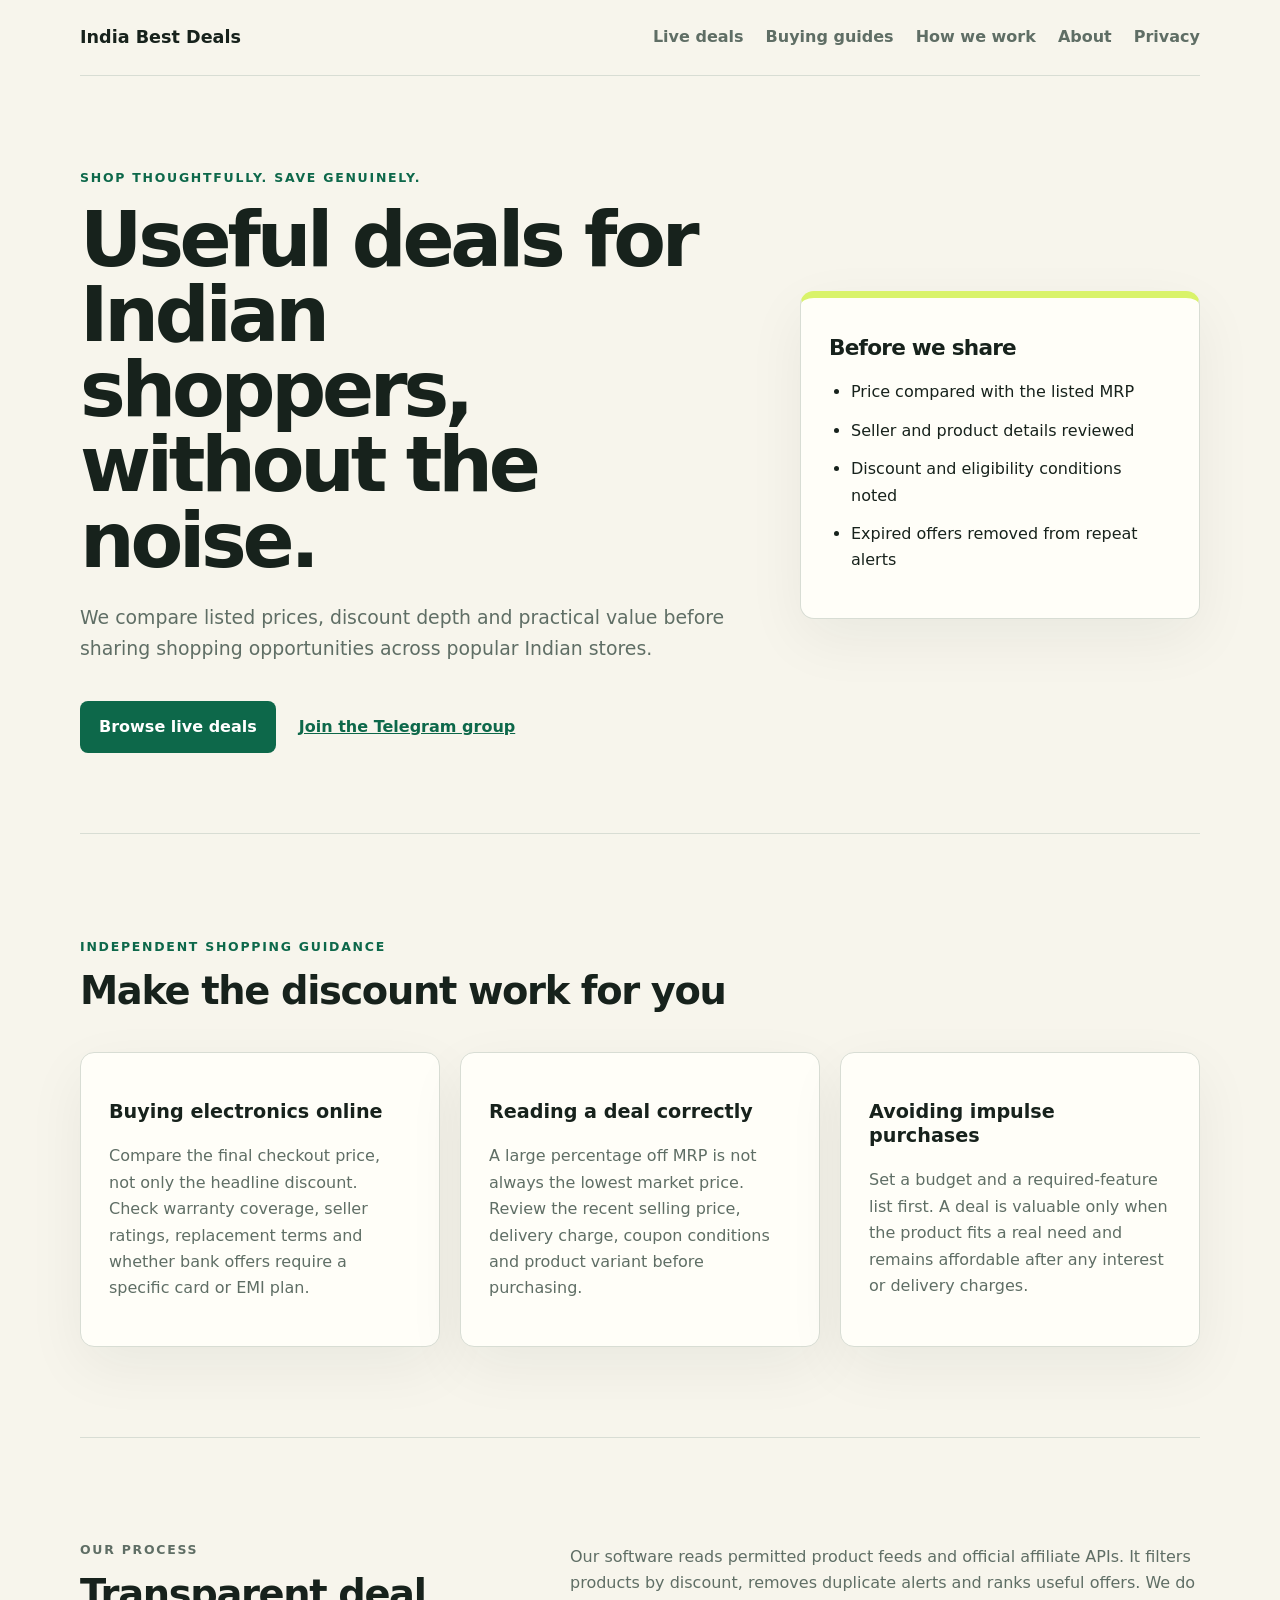
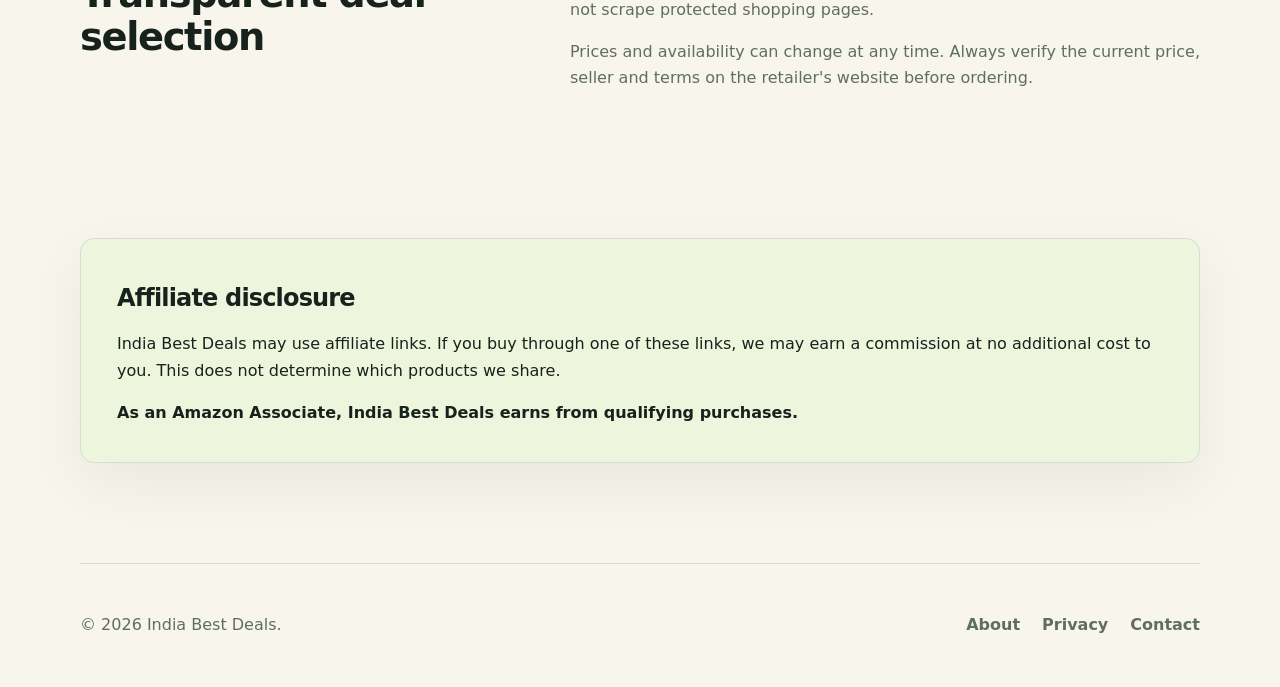
<file: docs/index.html>
<!doctype html>
<html lang="en">
<head>
  <meta charset="utf-8">
  <meta name="viewport" content="width=device-width, initial-scale=1">
  <meta name="description" content="India Best Deals shares practical buying guides and hand-picked online shopping offers for Indian shoppers.">
  <meta property="og:title" content="India Best Deals | Smarter Online Shopping">
  <meta property="og:description" content="Selected shopping promotions, buying guides and public deal alerts for India.">
  <meta property="og:type" content="website">
  <meta property="og:url" content="https://vinay4125.github.io/india-deals-telegram-bot/">
  <meta property="og:image" content="https://vinay4125.github.io/india-deals-telegram-bot/showcase-card.png">
  <meta name="twitter:card" content="summary_large_image">
  <title>India Best Deals | Smarter Online Shopping</title>
  <link rel="stylesheet" href="styles.css">
</head>
<body>
  <header class="site-header">
    <a class="brand" href="index.html">India Best Deals</a>
    <nav aria-label="Main navigation">
      <a href="deals.html">Live deals</a>
      <a href="#guides">Buying guides</a>
      <a href="#how-we-work">How we work</a>
      <a href="about.html">About</a>
      <a href="privacy.html">Privacy</a>
    </nav>
  </header>

  <main>
    <section class="hero">
      <div>
        <p class="eyebrow">Shop thoughtfully. Save genuinely.</p>
        <h1>Useful deals for Indian shoppers, without the noise.</h1>
        <p class="intro">
          We compare listed prices, discount depth and practical value before
          sharing shopping opportunities across popular Indian stores.
        </p>
        <a class="button" href="deals.html">Browse live deals</a>
        <a class="text-link" href="https://t.me/india_best_deals_alerts">Join the Telegram group</a>
      </div>
      <div class="checklist" aria-label="What we check">
        <h2>Before we share</h2>
        <ul>
          <li>Price compared with the listed MRP</li>
          <li>Seller and product details reviewed</li>
          <li>Discount and eligibility conditions noted</li>
          <li>Expired offers removed from repeat alerts</li>
        </ul>
      </div>
    </section>

    <section id="guides" class="section">
      <p class="eyebrow">Independent shopping guidance</p>
      <h2>Make the discount work for you</h2>
      <div class="cards">
        <article>
          <h3>Buying electronics online</h3>
          <p>
            Compare the final checkout price, not only the headline discount.
            Check warranty coverage, seller ratings, replacement terms and
            whether bank offers require a specific card or EMI plan.
          </p>
        </article>
        <article>
          <h3>Reading a deal correctly</h3>
          <p>
            A large percentage off MRP is not always the lowest market price.
            Review the recent selling price, delivery charge, coupon conditions
            and product variant before purchasing.
          </p>
        </article>
        <article>
          <h3>Avoiding impulse purchases</h3>
          <p>
            Set a budget and a required-feature list first. A deal is valuable
            only when the product fits a real need and remains affordable after
            any interest or delivery charges.
          </p>
        </article>
      </div>
    </section>

    <section id="how-we-work" class="section split">
      <div>
        <p class="eyebrow">Our process</p>
        <h2>Transparent deal selection</h2>
      </div>
      <div>
        <p>
          Our software reads permitted product feeds and official affiliate
          APIs. It filters products by discount, removes duplicate alerts and
          ranks useful offers. We do not scrape protected shopping pages.
        </p>
        <p>
          Prices and availability can change at any time. Always verify the
          current price, seller and terms on the retailer's website before
          ordering.
        </p>
      </div>
    </section>

    <section class="disclosure" aria-labelledby="disclosure-title">
      <h2 id="disclosure-title">Affiliate disclosure</h2>
      <p>
        India Best Deals may use affiliate links. If you buy through one of
        these links, we may earn a commission at no additional cost to you.
        This does not determine which products we share.
      </p>
      <p>
        As an Amazon Associate, India Best Deals earns from qualifying
        purchases.
      </p>
    </section>
  </main>

  <footer>
    <p>&copy; <span id="year"></span> India Best Deals.</p>
    <div>
      <a href="about.html">About</a>
      <a href="privacy.html">Privacy</a>
      <a href="mailto:india.best.deals.contact@gmail.com">Contact</a>
    </div>
  </footer>
  <script>document.getElementById("year").textContent = new Date().getFullYear();</script>
  <script type="application/ld+json">
  {
    "@context": "https://schema.org",
    "@type": "WebSite",
    "name": "India Best Deals",
    "url": "https://vinay4125.github.io/india-deals-telegram-bot/",
    "sameAs": ["https://t.me/india_best_deals_alerts"]
  }
  </script>
</body>
</html>
</file>
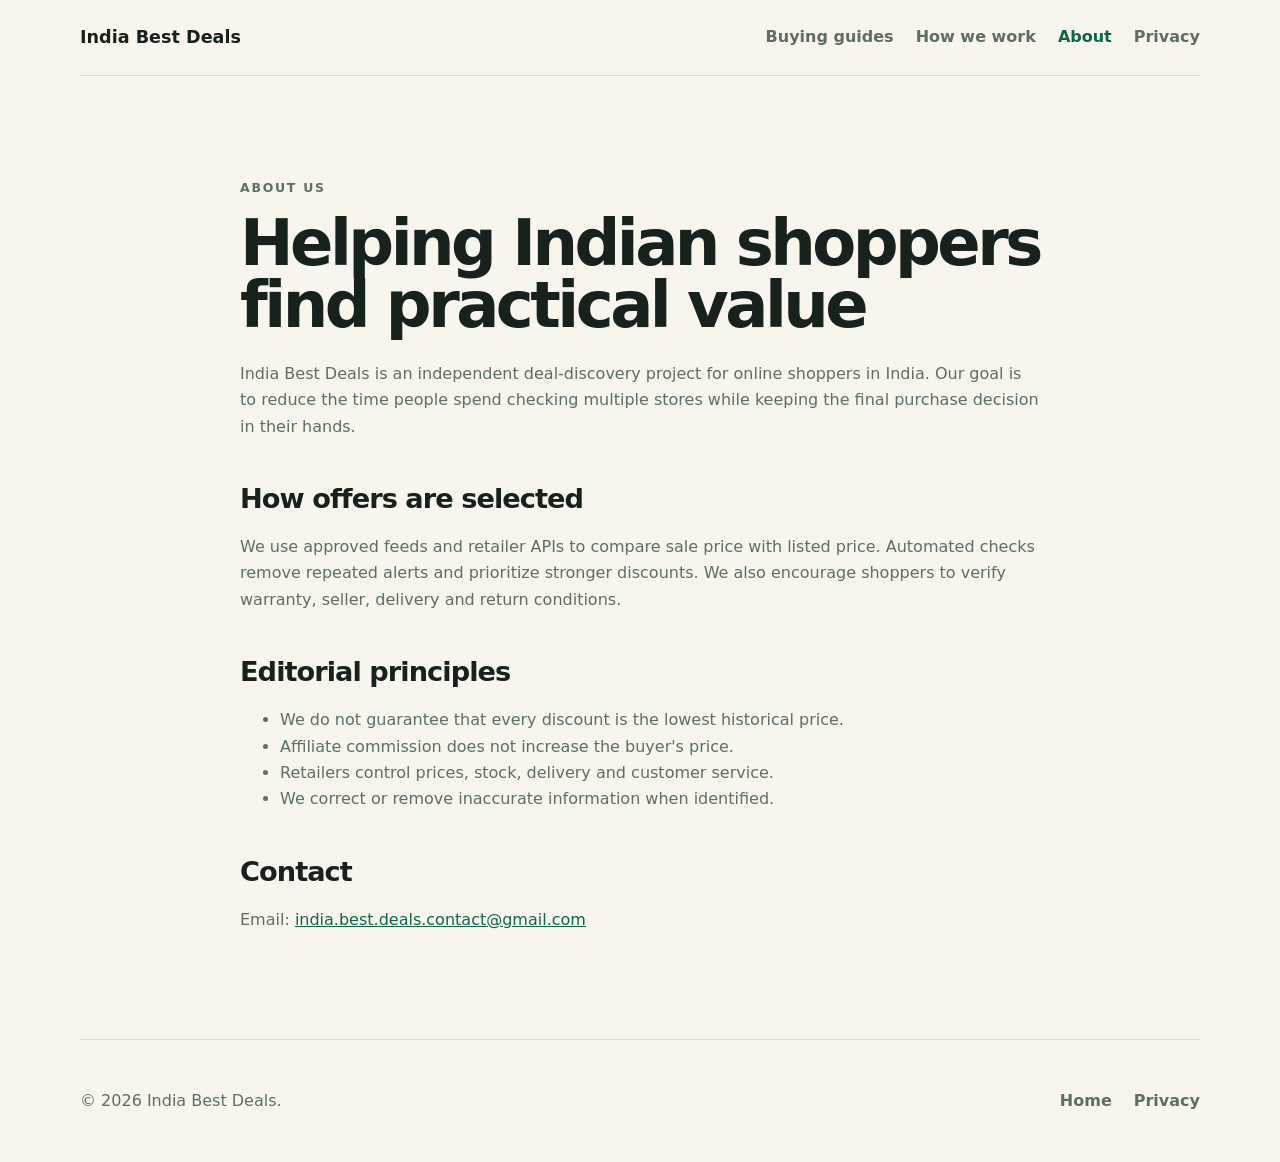
<file: docs/about.html>
<!doctype html>
<html lang="en">
<head>
  <meta charset="utf-8">
  <meta name="viewport" content="width=device-width, initial-scale=1">
  <meta name="description" content="About India Best Deals and our approach to online shopping offers.">
  <title>About | India Best Deals</title>
  <link rel="stylesheet" href="styles.css">
</head>
<body>
  <header class="site-header">
    <a class="brand" href="index.html">India Best Deals</a>
    <nav aria-label="Main navigation">
      <a href="index.html#guides">Buying guides</a>
      <a href="index.html#how-we-work">How we work</a>
      <a href="about.html" aria-current="page">About</a>
      <a href="privacy.html">Privacy</a>
    </nav>
  </header>
  <main class="article-page">
    <p class="eyebrow">About us</p>
    <h1>Helping Indian shoppers find practical value</h1>
    <p>
      India Best Deals is an independent deal-discovery project for online
      shoppers in India. Our goal is to reduce the time people spend checking
      multiple stores while keeping the final purchase decision in their hands.
    </p>
    <h2>How offers are selected</h2>
    <p>
      We use approved feeds and retailer APIs to compare sale price with listed
      price. Automated checks remove repeated alerts and prioritize stronger
      discounts. We also encourage shoppers to verify warranty, seller,
      delivery and return conditions.
    </p>
    <h2>Editorial principles</h2>
    <ul>
      <li>We do not guarantee that every discount is the lowest historical price.</li>
      <li>Affiliate commission does not increase the buyer's price.</li>
      <li>Retailers control prices, stock, delivery and customer service.</li>
      <li>We correct or remove inaccurate information when identified.</li>
    </ul>
    <h2>Contact</h2>
    <p>Email: <a href="mailto:india.best.deals.contact@gmail.com">india.best.deals.contact@gmail.com</a></p>
  </main>
  <footer>
    <p>&copy; <span id="year"></span> India Best Deals.</p>
    <div><a href="index.html">Home</a><a href="privacy.html">Privacy</a></div>
  </footer>
  <script>document.getElementById("year").textContent = new Date().getFullYear();</script>
</body>
</html>
</file>
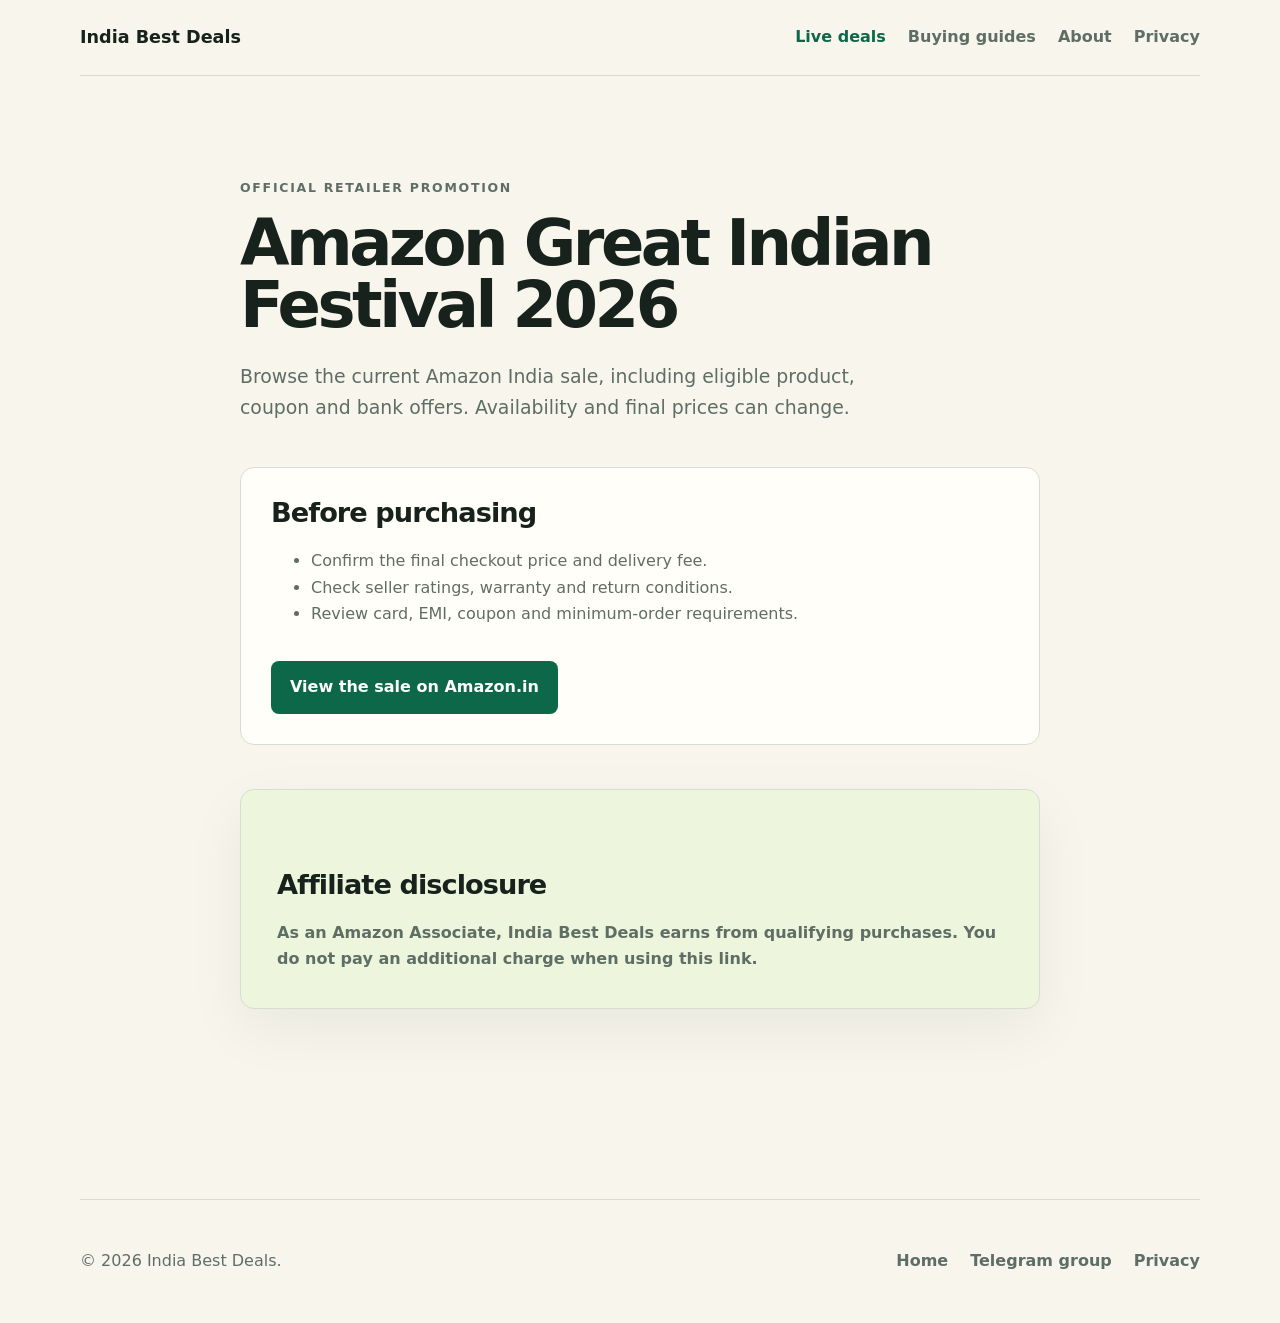
<file: docs/deals.html>
<!doctype html>
<html lang="en">
<head>
  <meta charset="utf-8">
  <meta name="viewport" content="width=device-width, initial-scale=1">
  <meta name="description" content="Official sale and deal links selected for shoppers in India.">
  <meta property="og:title" content="Live Shopping Deals | India Best Deals">
  <meta property="og:description" content="Browse selected promotions and official retailer offers for Indian shoppers.">
  <meta property="og:type" content="website">
  <meta property="og:url" content="https://vinay4125.github.io/india-deals-telegram-bot/deals.html">
  <meta property="og:image" content="https://vinay4125.github.io/india-deals-telegram-bot/showcase-card.png">
  <meta name="twitter:card" content="summary_large_image">
  <title>Live Deals | India Best Deals</title>
  <link rel="stylesheet" href="styles.css">
</head>
<body>
  <header class="site-header">
    <a class="brand" href="index.html">India Best Deals</a>
    <nav aria-label="Main navigation">
      <a href="deals.html" aria-current="page">Live deals</a>
      <a href="index.html#guides">Buying guides</a>
      <a href="about.html">About</a>
      <a href="privacy.html">Privacy</a>
    </nav>
  </header>

  <main class="article-page deals-page">
    <p class="eyebrow">Official retailer promotion</p>
    <h1>Amazon Great Indian Festival 2026</h1>
    <p class="intro">
      Browse the current Amazon India sale, including eligible product,
      coupon and bank offers. Availability and final prices can change.
    </p>
    <div class="deal-panel">
      <h2>Before purchasing</h2>
      <ul>
        <li>Confirm the final checkout price and delivery fee.</li>
        <li>Check seller ratings, warranty and return conditions.</li>
        <li>Review card, EMI, coupon and minimum-order requirements.</li>
      </ul>
      <a class="button" href="https://amzn.to/4759Eth" rel="sponsored nofollow">
        View the sale on Amazon.in
      </a>
    </div>

    <section class="disclosure" aria-labelledby="deal-disclosure">
      <h2 id="deal-disclosure">Affiliate disclosure</h2>
      <p>
        As an Amazon Associate, India Best Deals earns from qualifying
        purchases. You do not pay an additional charge when using this link.
      </p>
    </section>
  </main>

  <footer>
    <p>&copy; <span id="year"></span> India Best Deals.</p>
    <div>
      <a href="index.html">Home</a>
      <a href="https://t.me/india_best_deals_alerts">Telegram group</a>
      <a href="privacy.html">Privacy</a>
    </div>
  </footer>
  <script>document.getElementById("year").textContent = new Date().getFullYear();</script>
</body>
</html>
</file>
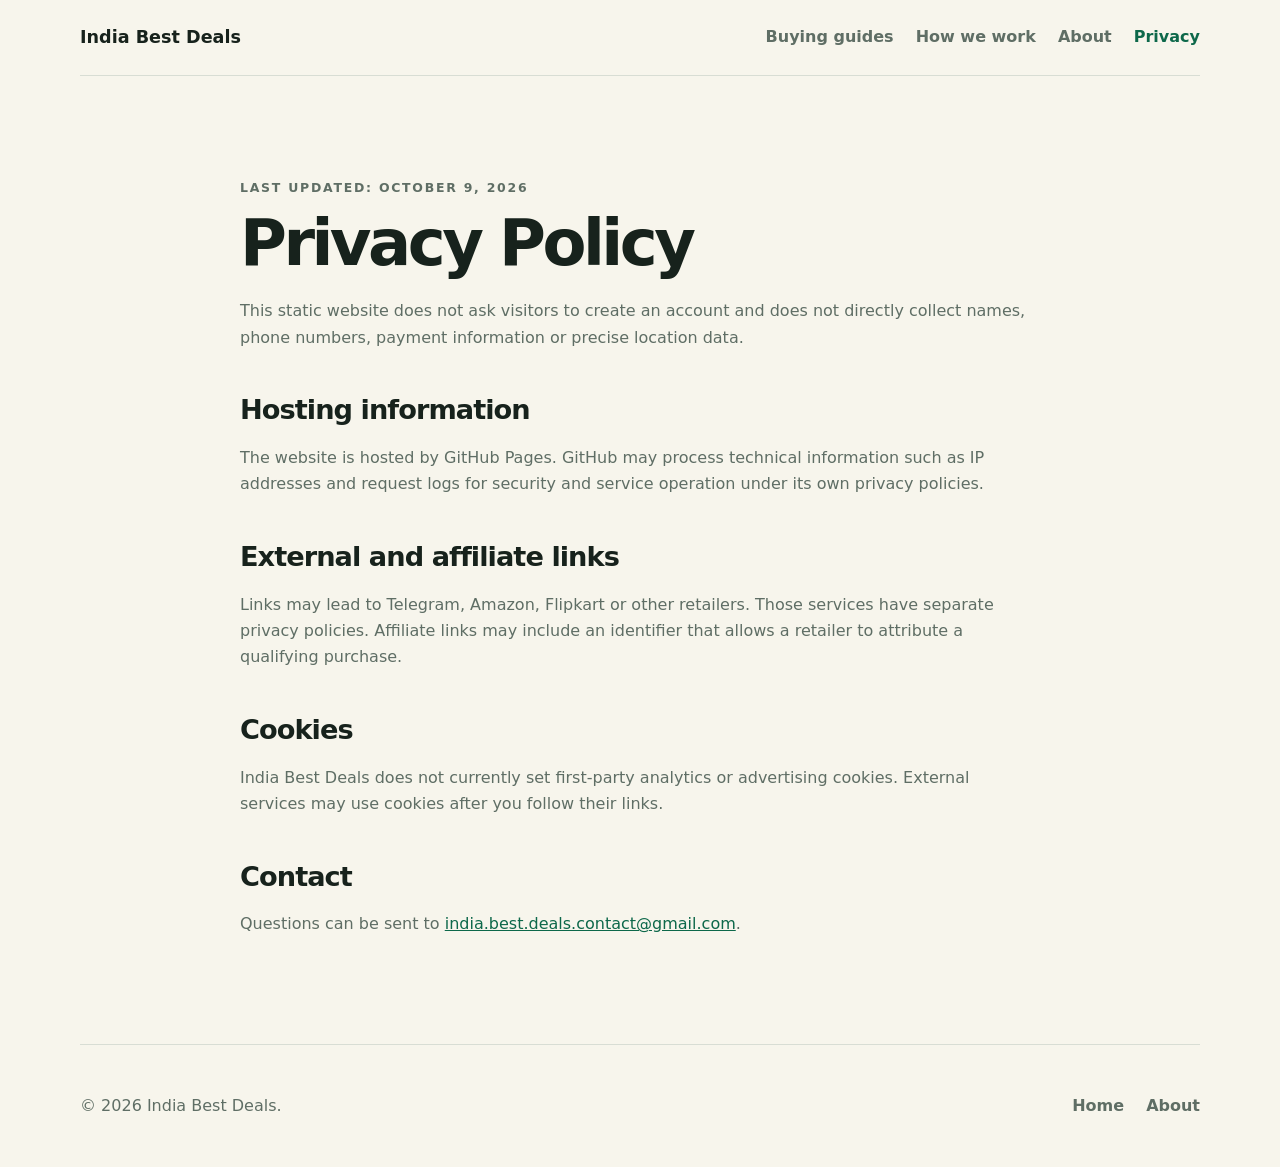
<file: docs/privacy.html>
<!doctype html>
<html lang="en">
<head>
  <meta charset="utf-8">
  <meta name="viewport" content="width=device-width, initial-scale=1">
  <meta name="description" content="Privacy policy for India Best Deals.">
  <title>Privacy Policy | India Best Deals</title>
  <link rel="stylesheet" href="styles.css">
</head>
<body>
  <header class="site-header">
    <a class="brand" href="index.html">India Best Deals</a>
    <nav aria-label="Main navigation">
      <a href="index.html#guides">Buying guides</a>
      <a href="index.html#how-we-work">How we work</a>
      <a href="about.html">About</a>
      <a href="privacy.html" aria-current="page">Privacy</a>
    </nav>
  </header>
  <main class="article-page">
    <p class="eyebrow">Last updated: October 9, 2026</p>
    <h1>Privacy Policy</h1>
    <p>
      This static website does not ask visitors to create an account and does
      not directly collect names, phone numbers, payment information or precise
      location data.
    </p>
    <h2>Hosting information</h2>
    <p>
      The website is hosted by GitHub Pages. GitHub may process technical
      information such as IP addresses and request logs for security and
      service operation under its own privacy policies.
    </p>
    <h2>External and affiliate links</h2>
    <p>
      Links may lead to Telegram, Amazon, Flipkart or other retailers. Those
      services have separate privacy policies. Affiliate links may include an
      identifier that allows a retailer to attribute a qualifying purchase.
    </p>
    <h2>Cookies</h2>
    <p>
      India Best Deals does not currently set first-party analytics or
      advertising cookies. External services may use cookies after you follow
      their links.
    </p>
    <h2>Contact</h2>
    <p>
      Questions can be sent to
      <a href="mailto:india.best.deals.contact@gmail.com">india.best.deals.contact@gmail.com</a>.
    </p>
  </main>
  <footer>
    <p>&copy; <span id="year"></span> India Best Deals.</p>
    <div><a href="index.html">Home</a><a href="about.html">About</a></div>
  </footer>
  <script>document.getElementById("year").textContent = new Date().getFullYear();</script>
</body>
</html>
</file>
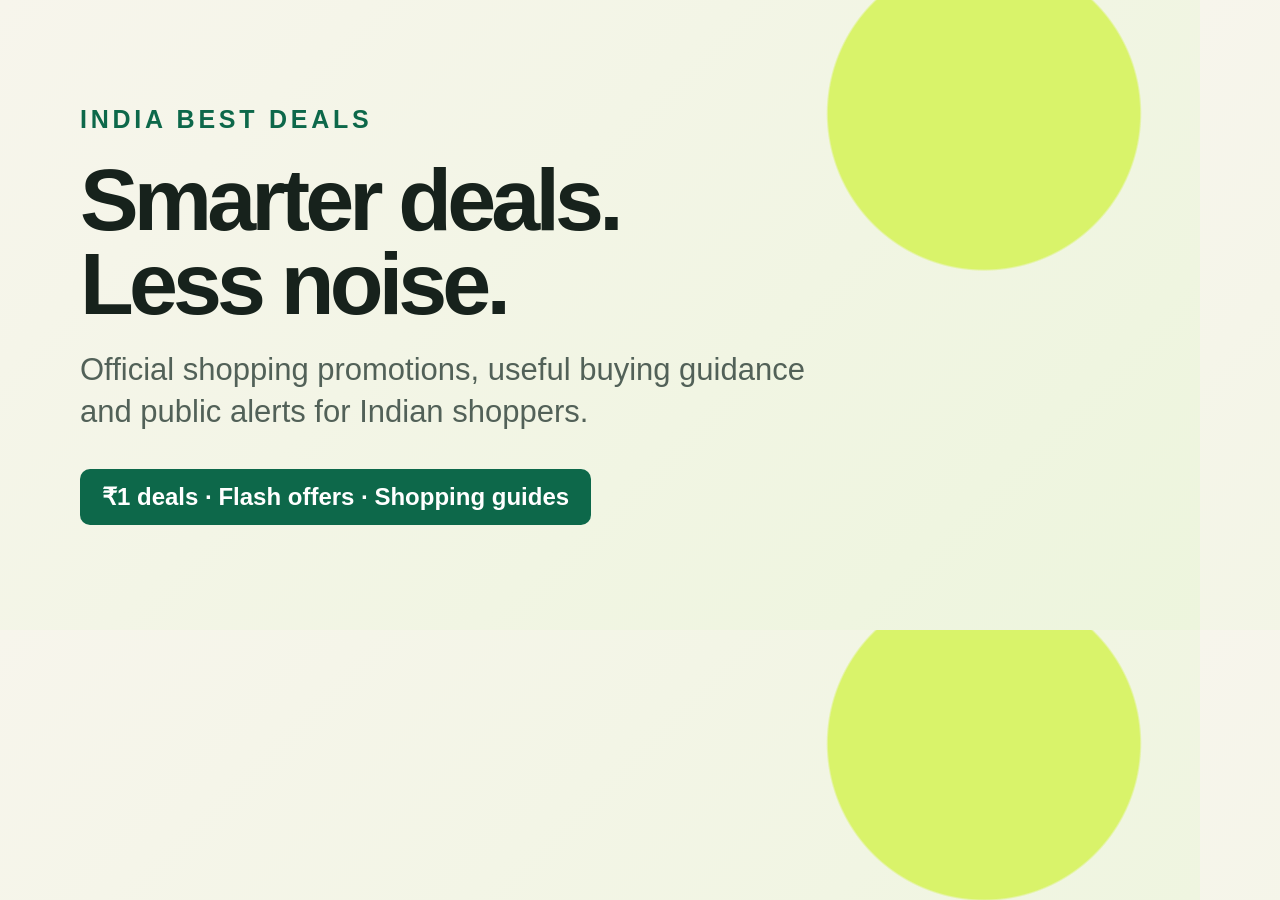
<file: docs/showcase-card.html>
<!doctype html>
<html lang="en">
<head>
  <meta charset="utf-8">
  <style>
    * { box-sizing: border-box; }
    html, body { width: 1200px; height: 630px; margin: 0; overflow: hidden; }
    body {
      display: grid;
      place-items: center;
      color: #17221c;
      background:
        radial-gradient(circle at 82% 18%, #d9f36a 0 14%, transparent 14.2%),
        linear-gradient(135deg, #f7f5ec 0%, #edf5dd 100%);
      font-family: Inter, "Segoe UI", sans-serif;
    }
    main { width: 1040px; }
    .tag {
      color: #0d684a;
      font-size: 25px;
      font-weight: 800;
      letter-spacing: .15em;
      text-transform: uppercase;
    }
    h1 {
      width: 900px;
      margin: 24px 0;
      font-size: 88px;
      line-height: .95;
      letter-spacing: -.055em;
    }
    p { width: 760px; margin: 0; color: #526158; font-size: 31px; line-height: 1.35; }
    .pill {
      display: inline-block;
      margin-top: 36px;
      padding: 14px 22px;
      border-radius: 10px;
      color: white;
      background: #0d684a;
      font-size: 24px;
      font-weight: 750;
    }
  </style>
</head>
<body>
  <main>
    <div class="tag">India Best Deals</div>
    <h1>Smarter deals.<br>Less noise.</h1>
    <p>Official shopping promotions, useful buying guidance and public alerts for Indian shoppers.</p>
    <div class="pill">₹1 deals · Flash offers · Shopping guides</div>
  </main>
</body>
</html>
</file>
<file: docs/styles.css>
:root {
  --ink: #17221c;
  --muted: #5f6e65;
  --paper: #f7f5ec;
  --card: #fffef8;
  --green: #0d684a;
  --lime: #d9f36a;
  --line: #d8ddd4;
}

* { box-sizing: border-box; }

html { scroll-behavior: smooth; }

body {
  margin: 0;
  color: var(--ink);
  background: var(--paper);
  font-family: Inter, ui-sans-serif, system-ui, -apple-system, "Segoe UI", sans-serif;
  line-height: 1.65;
}

a { color: var(--green); }

.site-header,
main,
footer {
  width: min(1120px, calc(100% - 40px));
  margin-inline: auto;
}

.site-header {
  min-height: 76px;
  display: flex;
  align-items: center;
  justify-content: space-between;
  gap: 24px;
  border-bottom: 1px solid var(--line);
}

.brand {
  color: var(--ink);
  font-size: 1.1rem;
  font-weight: 800;
  text-decoration: none;
}

nav, footer div {
  display: flex;
  flex-wrap: wrap;
  gap: 22px;
}

nav a, footer a {
  color: var(--muted);
  text-decoration: none;
  font-weight: 650;
}

nav a:hover, nav a[aria-current="page"], footer a:hover { color: var(--green); }

.hero {
  min-height: 580px;
  display: grid;
  grid-template-columns: 1.3fr .8fr;
  align-items: center;
  gap: 70px;
  padding-block: 80px;
}

.eyebrow {
  color: var(--green);
  font-size: .78rem;
  font-weight: 850;
  letter-spacing: .14em;
  text-transform: uppercase;
}

h1 {
  max-width: 850px;
  margin: 12px 0 24px;
  font-size: clamp(2.6rem, 6vw, 5.6rem);
  line-height: .98;
  letter-spacing: -.055em;
}

h2 {
  margin: 10px 0 20px;
  font-size: clamp(1.7rem, 3vw, 2.8rem);
  line-height: 1.1;
  letter-spacing: -.035em;
}

h3 { font-size: 1.2rem; line-height: 1.25; }

.intro {
  max-width: 690px;
  color: var(--muted);
  font-size: 1.18rem;
}

.button {
  display: inline-block;
  margin-top: 18px;
  padding: 13px 19px;
  border-radius: 8px;
  color: white;
  background: var(--green);
  font-weight: 750;
  text-decoration: none;
}

.text-link {
  display: inline-block;
  margin-left: 18px;
  font-weight: 750;
}

.checklist, article, .disclosure {
  border: 1px solid var(--line);
  border-radius: 14px;
  background: var(--card);
  box-shadow: 0 20px 60px rgba(23, 34, 28, .06);
}

.checklist { padding: 28px; border-top: 7px solid var(--lime); }
.checklist h2 { font-size: 1.35rem; }
.checklist ul { padding-left: 22px; }
.checklist li + li { margin-top: 12px; }

.section { padding-block: 90px; border-top: 1px solid var(--line); }

.cards {
  display: grid;
  grid-template-columns: repeat(3, 1fr);
  gap: 20px;
  margin-top: 40px;
}

article { padding: 28px; }
article p, .split p, .article-page p, .article-page li { color: var(--muted); }

.split { display: grid; grid-template-columns: .8fr 1.2fr; gap: 70px; }

.disclosure {
  margin-block: 40px 100px;
  padding: 36px;
  background: #edf5dd;
}
.disclosure h2 { font-size: 1.5rem; }
.disclosure p:last-child { margin-bottom: 0; font-weight: 700; }

.article-page { min-height: 70vh; max-width: 800px; padding-block: 90px; }
.article-page h1 { font-size: clamp(2.5rem, 5vw, 4.5rem); }
.article-page h2 { margin-top: 44px; font-size: 1.7rem; }

.deal-panel {
  margin-block: 44px;
  padding: 30px;
  border: 1px solid var(--line);
  border-radius: 14px;
  background: var(--card);
}

.deal-panel h2 { margin-top: 0; }

footer {
  display: flex;
  align-items: center;
  justify-content: space-between;
  gap: 24px;
  padding-block: 32px;
  border-top: 1px solid var(--line);
  color: var(--muted);
}

@media (max-width: 760px) {
  .site-header { align-items: flex-start; flex-direction: column; padding-block: 20px; }
  nav { gap: 14px; }
  .hero, .split, .cards { grid-template-columns: 1fr; }
  .hero { min-height: auto; gap: 40px; padding-block: 60px; }
  .text-link { display: block; margin: 18px 0 0; }
  .section { padding-block: 60px; }
  footer { align-items: flex-start; flex-direction: column; }
}
</file>
